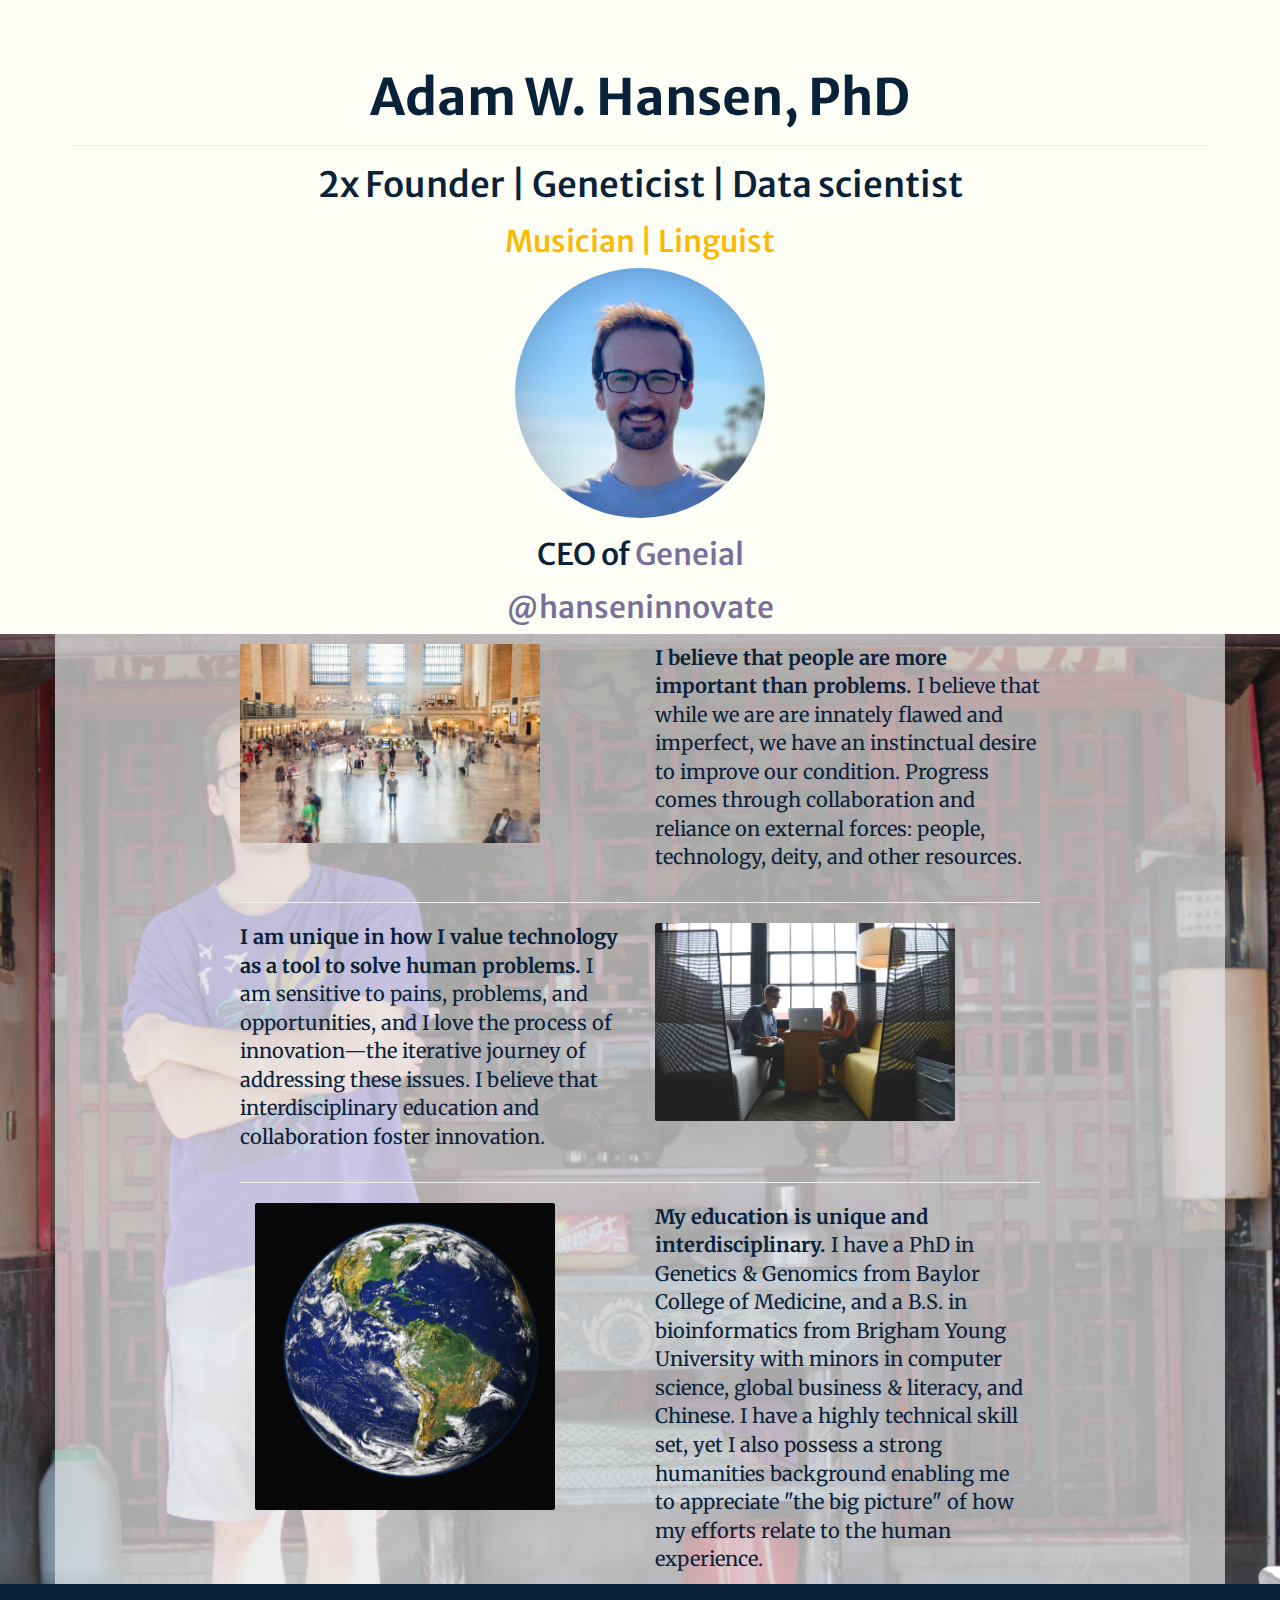
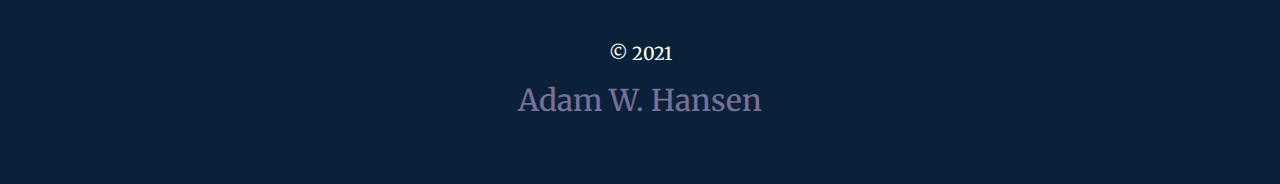
<file: index.html>
<!DOCTYPE html>
<html lang="en">

<head>

    <meta charset="utf-8">
    <meta http-equiv="X-UA-Compatible" content="IE=edge">
    <meta name="viewport" content="width=device-width, initial-scale=1">
    <meta name="description" content="">
    <meta name="author" content="">
	<meta content="Adam W. Hansen - Founder, Geneticist, Data Scientist">
	
	<title>Adam W. Hansen</title>
	

    <!-- Bootstrap Core CSS -->
    <link href="css/bootstrap.min.css" rel="stylesheet">

    <!-- Custom CSS -->
    <link href="css/scrolling-nav.css" rel="stylesheet">
	<link type="text/css" rel="stylesheet" href="css/main.css"/>
	
	<!-- Extra Fonts -->
	<link href='http://fonts.googleapis.com/css?family=Josefin+Sans:400,700,400italic' rel='stylesheet' type='text/css'>
	<link rel="preconnect" href="https://fonts.googleapis.com">
	<link rel="preconnect" href="https://fonts.gstatic.com" crossorigin>
	<link href="https://fonts.googleapis.com/css2?family=Gowun+Batang:wght@400;700&family=Merriweather+Sans:ital,wght@0,400;0,700;1,400;1,700&family=Merriweather:ital,wght@0,400;0,700;1,400;1,700&display=swap" rel="stylesheet">


    <!-- HTML5 Shim and Respond.js IE8 support of HTML5 elements and media queries -->
    <!-- WARNING: Respond.js doesn't work if you view the page via file:// -->
    <!--[if lt IE 9]>
        <script src="https://oss.maxcdn.com/libs/html5shiv/3.7.0/html5shiv.js"></script>
        <script src="https://oss.maxcdn.com/libs/respond.js/1.4.2/respond.min.js"></script>
    <![endif]-->

</head>

<!-- The #page-top ID is part of the scrolling feature - the data-spy and data-target are part of the built-in Bootstrap scrollspy function -->

<body id="page-top" data-spy="scroll" data-target=".navbar-fixed-top">

    <!-- Intro Section -->
    <section id="intro" class="intro-section">
        <div class="container">
            <div class="row">
                <div class="col-lg-12">
                    <h1>Adam W. Hansen, PhD</h1>
					<hr/>
					<h2>2x Founder | Geneticist | Data scientist</h2>
					<h3 class="selective-yellow">Musician | Linguist</h3>
					<img class="img-circle" src="images/laguna_square.jpg"></img>
                    <h3>CEO of <a target="_blank" href="https://www.geneial.com">Geneial</a></h3>
					<h3><a target="_blank" href="http://www.twitter.com/hanseninnovate">@hanseninnovate</a></h3>
				</div>
			</div>
		</div>
	</section>
	
	<!-- Intro Paragraph -->
	<section class="intro-paragraph-section">
        <div class="container">
            <div class="row red opaque boxshadow">
                <div class="col-lg-12">			
					
					<div id="intro-paragraph" class="applewrap">
						
						<div class="row">
							<div class="col-xs-12 col-sm-6">
								<img src="images/train_station.jpeg"></img>
							</div>
							<div class="col-xs-12 col-sm-6">
								<p>
									<strong>I believe that people are more important than problems. </strong>I believe that while we are are innately flawed and imperfect, we have an instinctual desire to improve our condition. Progress comes through collaboration and reliance on external forces: people, technology, deity, and other resources.
								</p>
							</div>
						</div>
						<hr/>
						
						<div class="row">
							<div class="col-xs-12 col-sm-6">
								<p>
									<strong>I am unique in how I value technology as a tool to solve human problems. </strong>I am sensitive to pains, problems, and opportunities, and I love the process of innovation—the iterative journey of addressing these issues. I believe that interdisciplinary education and collaboration foster innovation.
								</p>
							</div>
							<div class="col-xs-12 col-sm-6">
								<img src="images/people-office-group-team.jpeg"></img>
							</div>
						</div>
						<hr/>
						
						<div class="row"></div>
							<div class="col-xs-12 col-sm-6">
								<img src="images/sky-earth-galaxy-universe.jpeg"></img>
							</div>
							<div class="col-xs-12 col-sm-6">
								<p>
									<strong>My education is unique and interdisciplinary. </strong>I have a PhD in Genetics & Genomics from Baylor College of Medicine, and a B.S. in bioinformatics from Brigham Young University with minors in computer science, global business & literacy, and Chinese. I have a highly technical skill set, yet I also possess a strong humanities background enabling me to appreciate "the big picture" of how my efforts relate to the human experience.
								</p>
							</div>
							
						</div>
						
					</div>
					<hr/>
                </div>
            </div>
        </div>
    </section>


    <!-- Experience Section -->
    <section id="experience" class="experience-section">
        <div class="container">
                <div class="col-lg-auto">
                    <h4>&#169; 2021</h4>
                    <h3><a target="_blank" href="https://www.linkedin.com/in/awhansen">Adam W. Hansen</a></h3>                    
                </div>
        </div>
    </section>

    <!-- jQuery -->
    <script src="js/jquery.js"></script>

    <!-- Bootstrap Core JavaScript -->
    <script src="js/bootstrap.min.js"></script>

    <!-- Scrolling Nav JavaScript -->
    <script src="js/jquery.easing.min.js"></script>
    <script src="js/scrolling-nav.js"></script>
	
	<!-- Custom JavaScript -->
	<script type="text/javascript" src="js/scripts.js"></script>
	
	<!-- Google Analytics - "Adam W Hansen" -->
	<script>
	  (function(i,s,o,g,r,a,m){i['GoogleAnalyticsObject']=r;i[r]=i[r]||function(){
	  (i[r].q=i[r].q||[]).push(arguments)},i[r].l=1*new Date();a=s.createElement(o),
	  m=s.getElementsByTagName(o)[0];a.async=1;a.src=g;m.parentNode.insertBefore(a,m)
	  })(window,document,'script','//www.google-analytics.com/analytics.js','ga');

	  ga('create', 'UA-66575430-1', 'auto');
	  ga('require','#skills');
	  ga('require','#about');
	  ga('require','#experience');
	  ga('send', 'pageview');

	</script>

</body>

</html>
</file>
<file: css/scrolling-nav.css>
/*!
 * Start Bootstrap - Scrolling Nav HTML Template (http://startbootstrap.com)
 * Code licensed under the Apache License v2.0.
 * For details, see http://www.apache.org/licenses/LICENSE-2.0.
 */

 /*Color scheme from https://coolors.co/7a6f9b-c2202d-fdfff7-ffb800-0a2239*/

body {
    width: 100%;
    height: 100%;
}

html {
    width: 100%;
    height: 100%;
}

@media(min-width:767px) {
    .navbar {
        padding: 20px 0;
        -webkit-transition: background .5s ease-in-out,padding .5s ease-in-out;
        -moz-transition: background .5s ease-in-out,padding .5s ease-in-out;
        transition: background .5s ease-in-out,padding .5s ease-in-out;
        background: #0A2239;
    }

    .top-nav-collapse {
        padding: 0;
    }
}

/* Demo Sections - You can use these as guides or delete them - the scroller will work with any sort of height, fixed, undefined, or percentage based.
The padding is very important to make sure the scrollspy picks up the right area when scrolled to. Adjust the margin and padding of sections and children 
of those sections to manage the look and feel of the site. */

.intro-section {
    /*min-height: 100%;*/
    padding-top: 50px;
    text-align: center;
    background: #fff;
}

.skills-section {
    min-height: 100%;
    padding-top: 150px;
    text-align: center;
    background: #fff;
    
}

.about-section {
    min-height: 100%;
    padding-top: 150px;
    text-align: center;
    background: #eee;
}

.experience-section {
    /*min-height: 100%;*/
    height:200px;
    padding-top: 50px;
    text-align: center;
    background: #0A2239;
    color:#FDFFF7;
}

.experience-section a{
    color:#7A6F9B;
}

.experience-section hr{
	margin-top:20rem;
	border-color:#7B7B7B;
}

.red{
	/*background-color:#f00;*/
}
</file>
<file: css/main.css>
/*
 * 
 * <!--  <p class='hide'><strong>Usage Instructions:</strong> Make sure to include the <code>scrolling-nav.js</code>, <code>jquery.easing.min.js</code>, and <code>scrolling-nav.css</code> files. To make a link smooth scroll to another section on the page, give the link the <code>.page-scroll</code> class and set the link target to a corresponding ID on the page.</p>
						-->
 * 
 * */


/*Color scheme from https://coolors.co/7a6f9b-c2202d-fdfff7-ffb800-0a2239*/

body{
	/*cursor: url('http://www.rw-designer.com/cursor-extern.php?id=30159'), default;*/
	/*font-family:'Josefin Sans', sans-serif;
	font-family:'Gowun Batang', serif;*/
	font-family: 'Merriweather', serif;
}

h1{
	font-weight:bold;
	font-size:5rem;
}

h2{
	font-size:3.5rem;
}

h3{
	font-size:3rem;
}

.boxshadow{
	/*box-shadow: 5px 5px 5px 3px black;*/
}

#intro{
	background-color: #FDFFF7;
	color:#0A2239;
	font-family: 'Merriweather Sans', sans-serif;
	/*text-shadow: -2px -2px 4px rgba(180,180,180,.7);*/
}

#intro a{
	color:#7A6F9B;
}

#intro-paragraph{
	padding-top:1rem;
	font-size:2rem;
	max-width:800px;
	margin:0 auto;
	color:#0A2239;
	font-family: 'Merriweather', serif;
}

.intro-paragraph-section{
	background-image: url('/images/test_background.jpeg');
    background-size: cover;
}

.intro-paragraph-section img{
	opacity: 1;
	background: black;
	border-radius: 2px;
}


#intro-paragraph img{
	max-width:300px;
}

/*
.applewrap{
	background: white;
	padding:1rem;
	width: 100%;
	border: 1px solid;
	border-color: #e5e5e5 #dbdbdb #d2d2d2;
	-webkit-border-radius: 4px;
	-moz-border-radius: 4px;
	border-radius: 4px;
	-webkit-box-shadow: rgba(0, 0, 0, 0.3) 0 1px 3px;
	-moz-box-shadow: rgba(0,0,0,0.3) 0 1px 3px;
	box-shadow: rgba(0, 0, 0, 0.3) 0 1px 3px;
}*/

.about-paragraph{
	padding-top:1rem;
	padding-bottom:5rem;
	font-size:2rem;
	max-width:800px;
	margin:0 auto;
}

.img-circle{
	max-height:250px;
}

#about .img-circle{
	padding:0;
	transition:.5s;
}

#about div{
	position:relative;
}

#about .img-circle:hover{
	position:inherit;
	padding:1rem;
	opacity:.7;
	transition:.5s;
}

.opaque{
	background:rgba(230,230,230,0.7);
}


.hide{
	visibility:hidden;
}

.red {
	/*background-color:red;*/
}
#blue {
	background-color:blue;
}

#green {
	background-color:green;
}

.selective-yellow{
	color:#FFB800;
}
</file>
